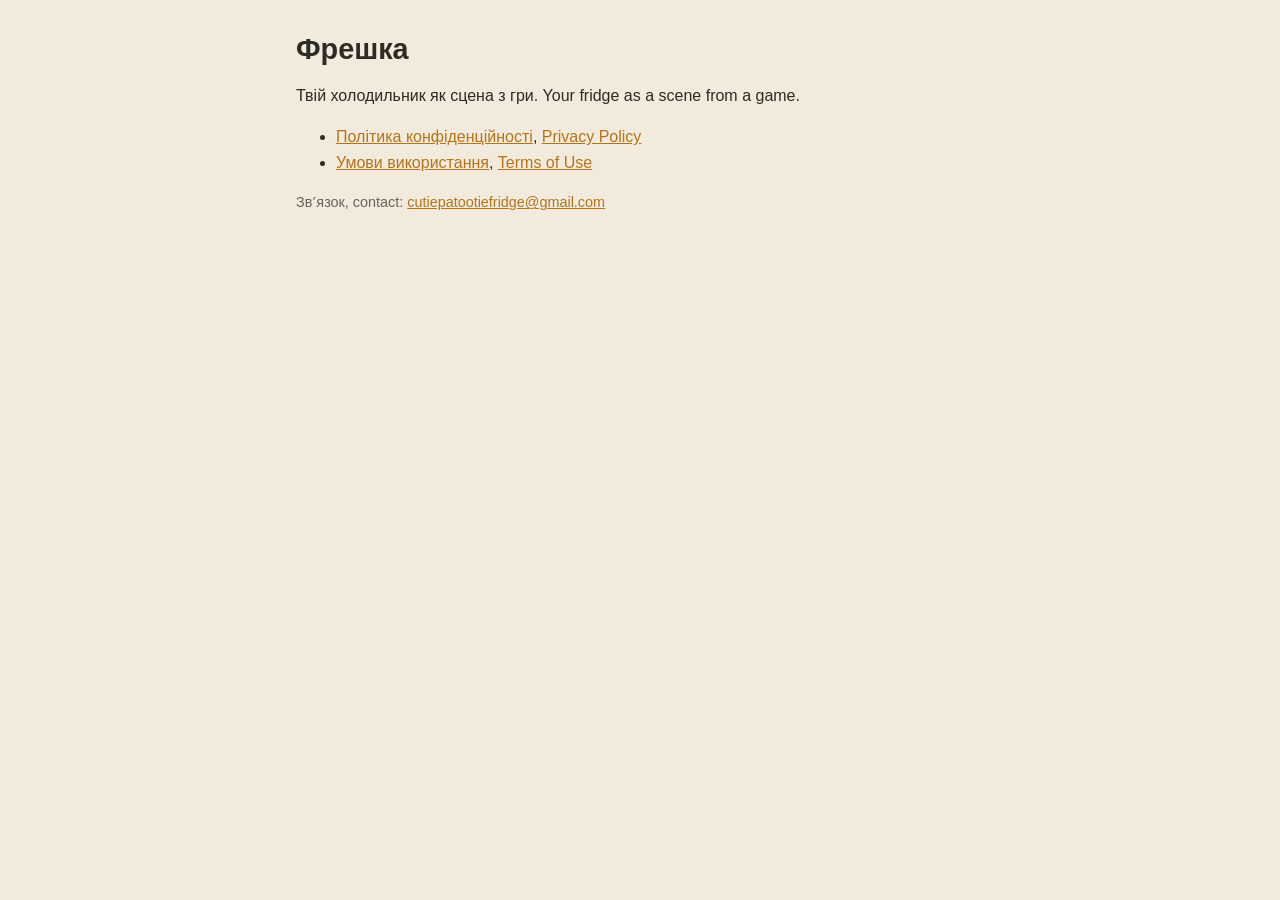
<file: index.html>
<!doctype html>
<html lang="uk"><head><meta charset="utf-8"><meta name="viewport" content="width=device-width,initial-scale=1">
<title>Фрешка, Freshka</title><link rel="stylesheet" href="style.css"></head>
<body><main>
<h1>Фрешка</h1>
<p>Твій холодильник як сцена з гри. Your fridge as a scene from a game.</p>
<ul>
<li><a href="privacy.html">Політика конфіденційності</a>, <a href="privacy.html#en">Privacy Policy</a></li>
<li><a href="terms.html">Умови використання</a>, <a href="terms.html#en">Terms of Use</a></li>
</ul>
<p class="muted">Звʼязок, contact: <a href="mailto:cutiepatootiefridge@gmail.com">cutiepatootiefridge@gmail.com</a></p>
</main></body></html>
</file>
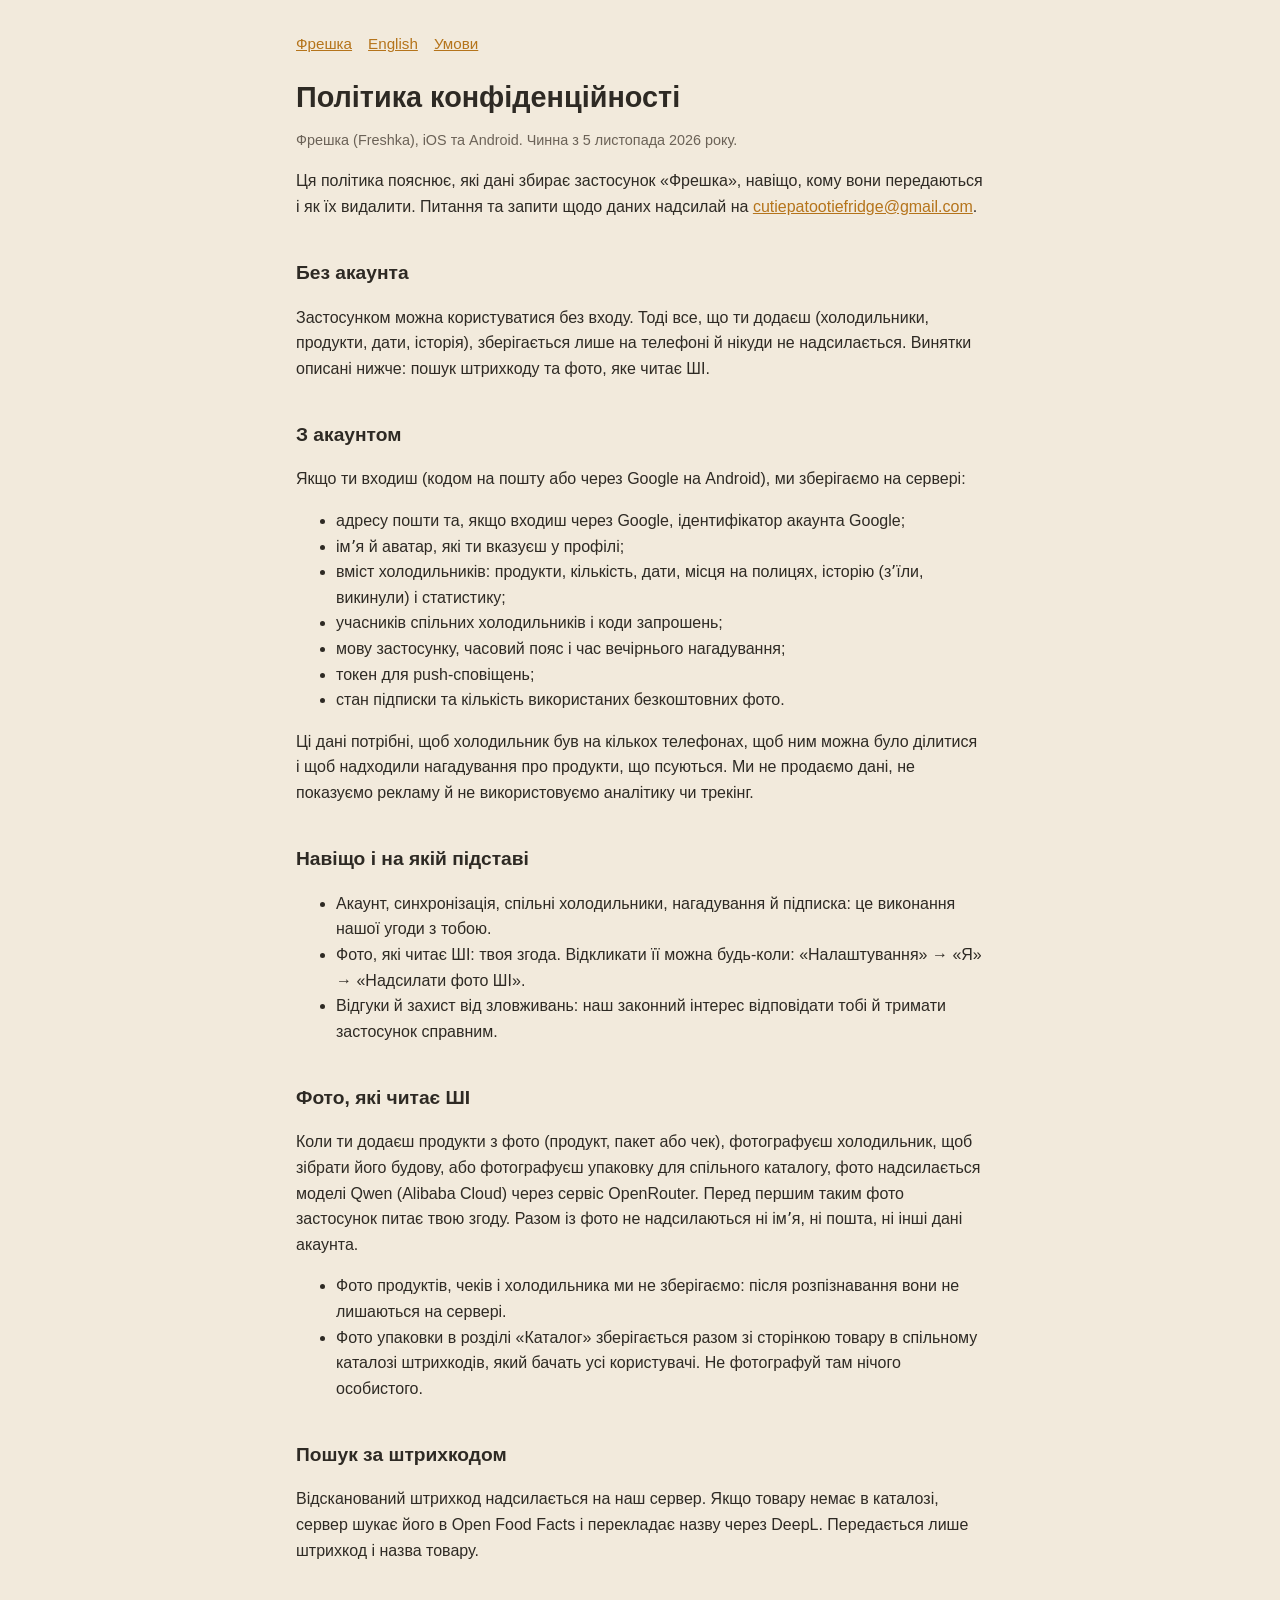
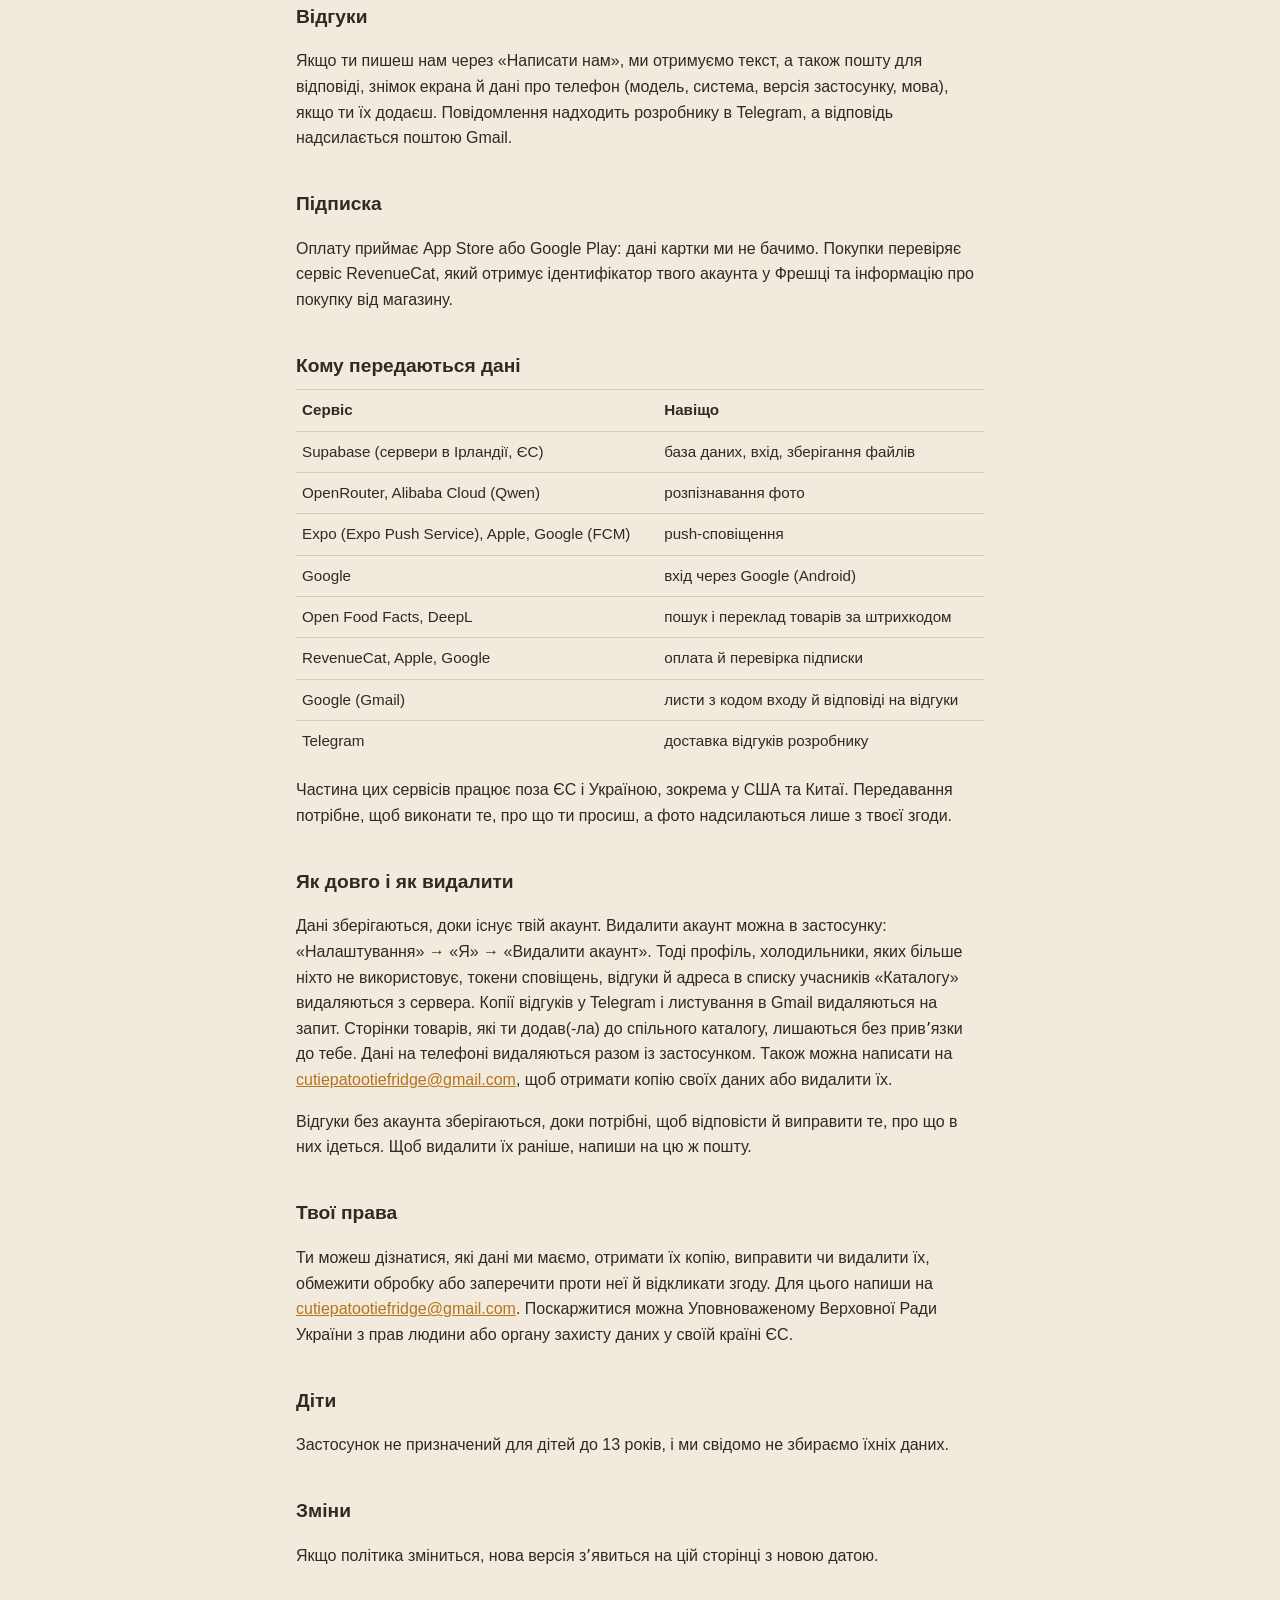
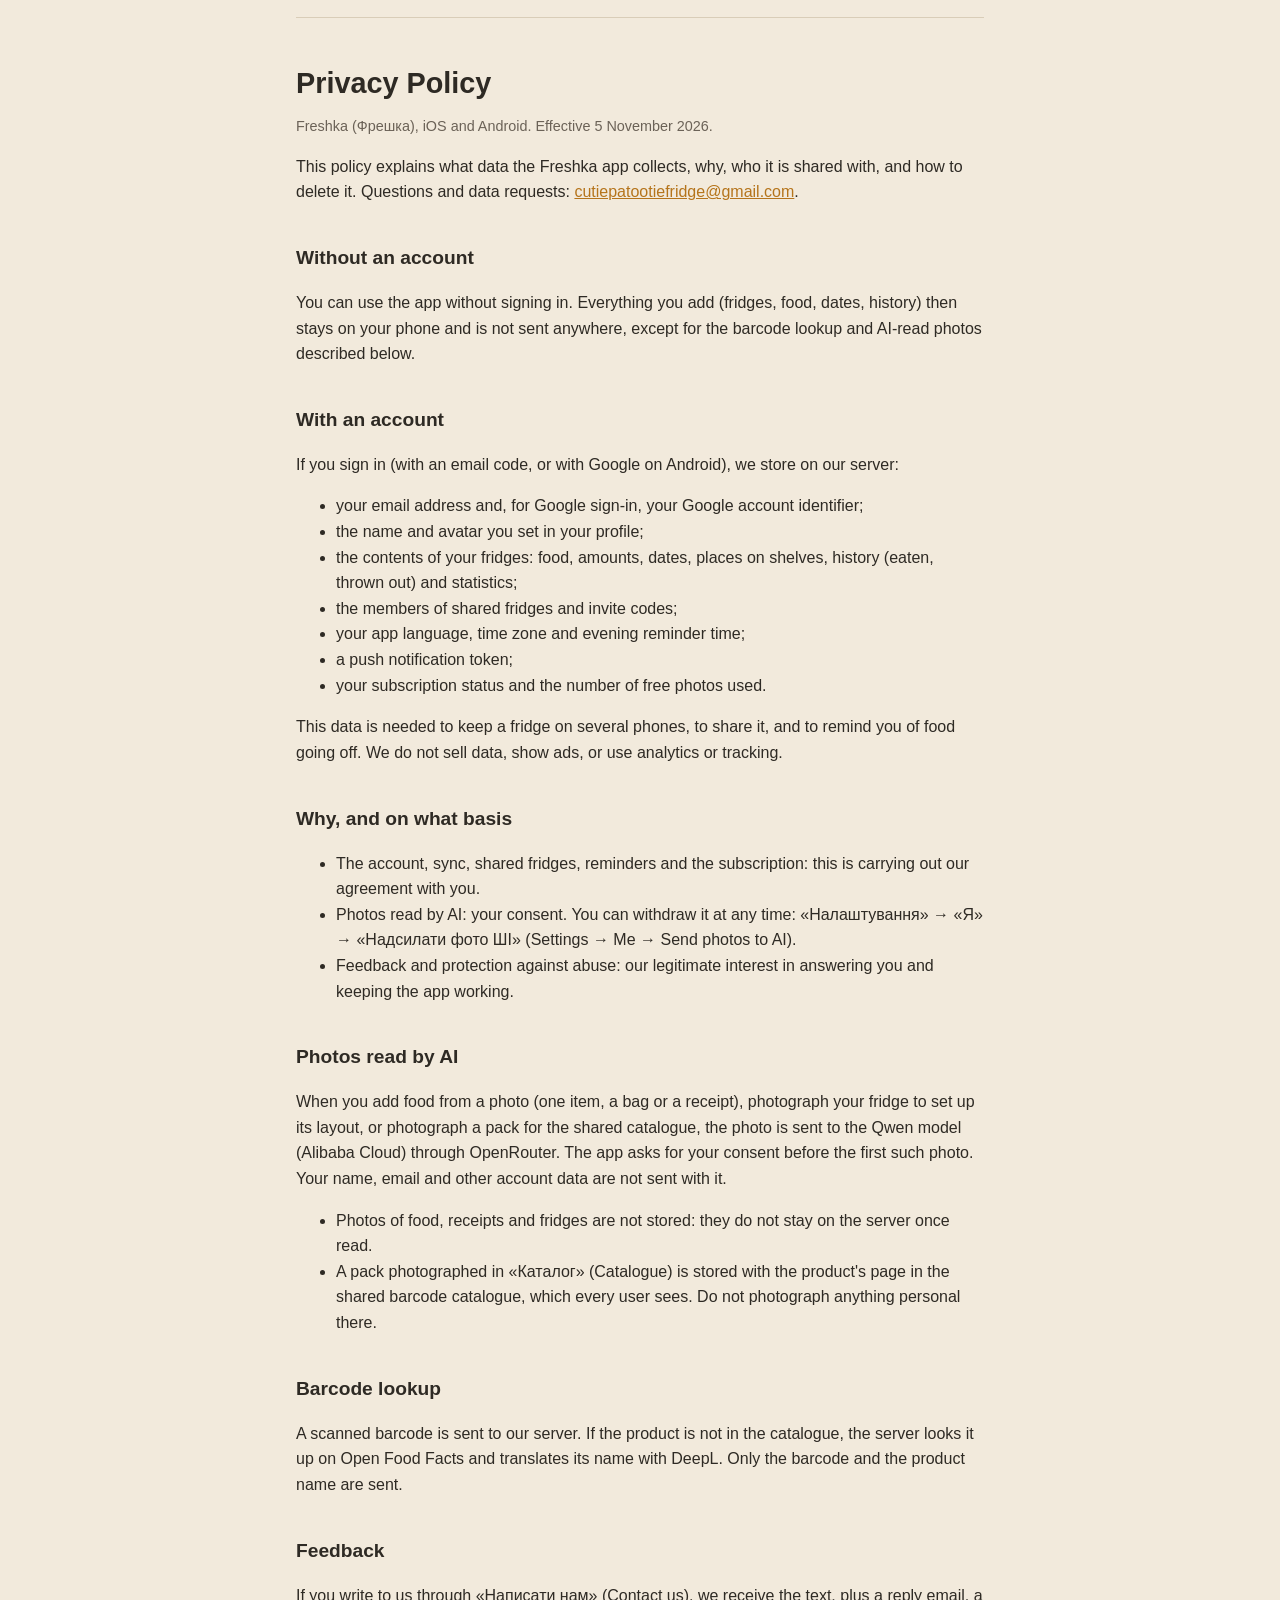
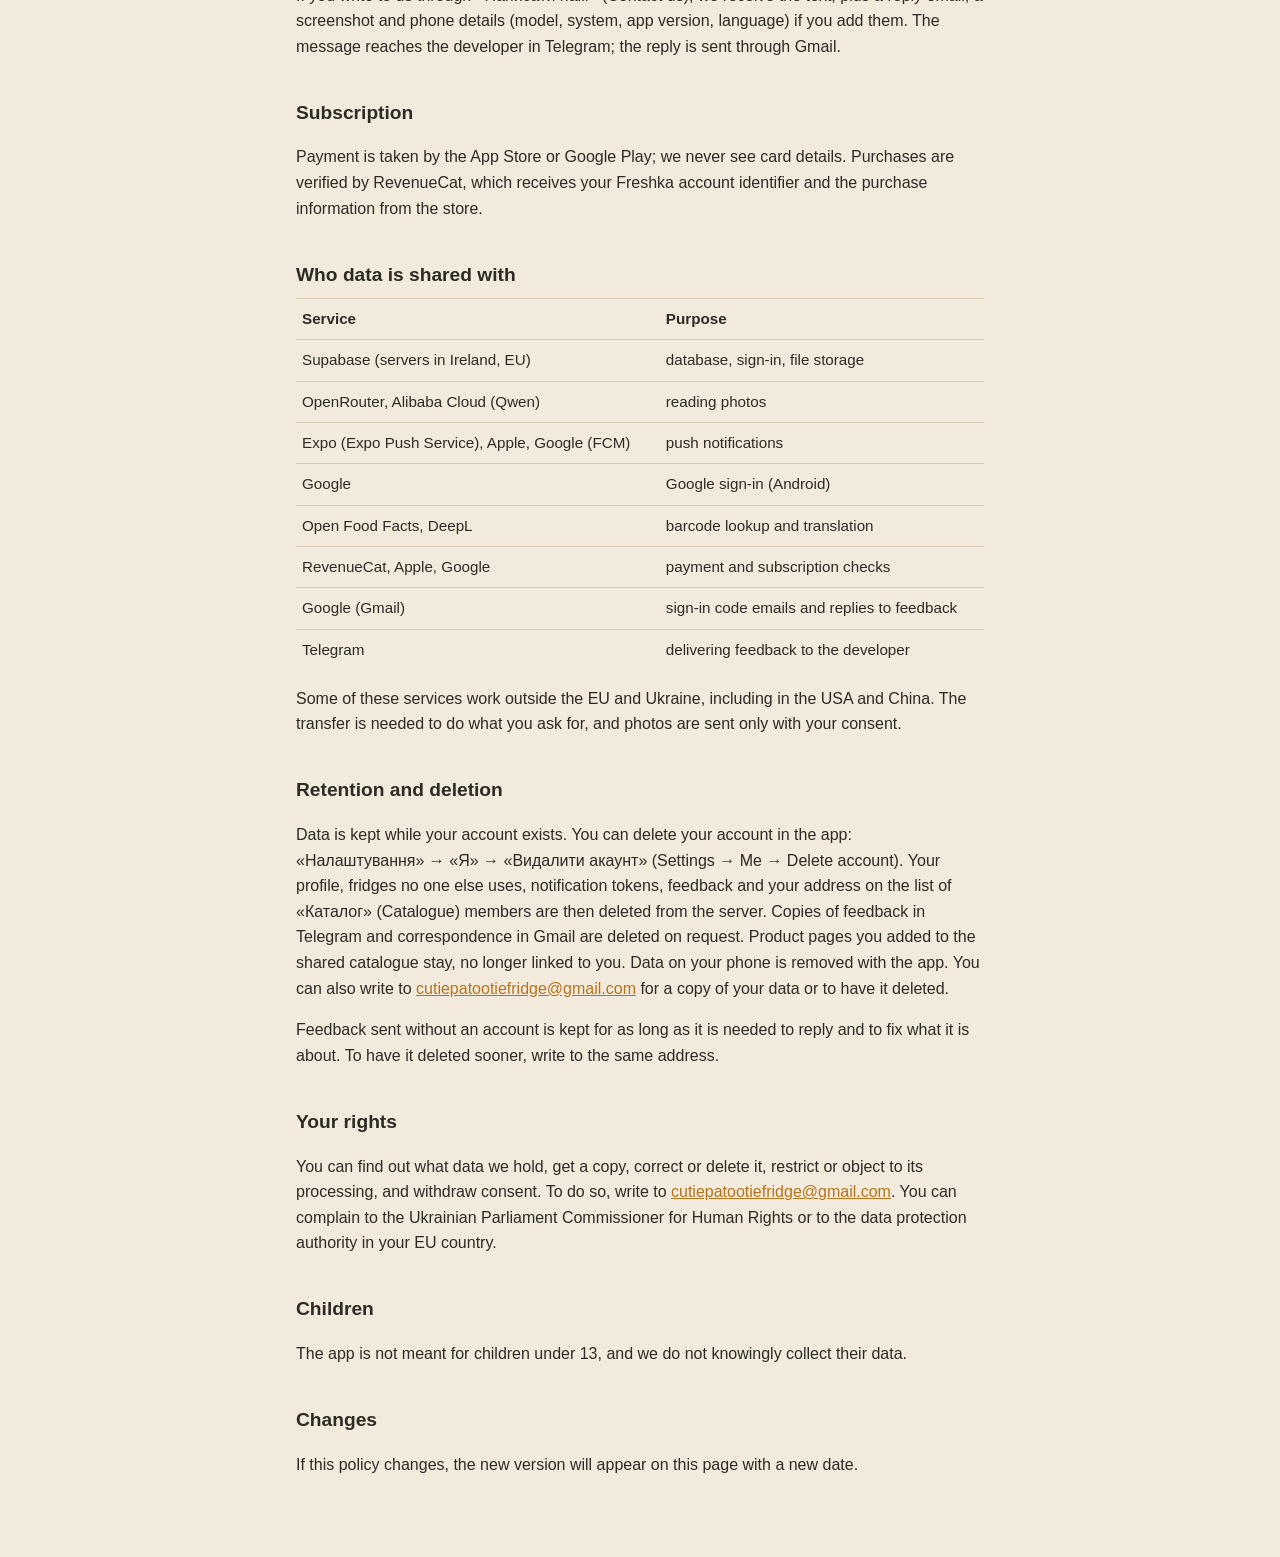
<file: privacy.html>
<!doctype html>
<html lang="uk"><head><meta charset="utf-8"><meta name="viewport" content="width=device-width,initial-scale=1">
<title>Політика конфіденційності, Privacy Policy</title><link rel="stylesheet" href="style.css"></head>
<body><main>
<nav><a href="index.html">Фрешка</a><a href="#en">English</a><a href="terms.html">Умови</a></nav>

<h1>Політика конфіденційності</h1>
<p class="muted">Фрешка (Freshka), iOS та Android. Чинна з 5 листопада 2026 року.</p>

<p>Ця політика пояснює, які дані збирає застосунок «Фрешка», навіщо, кому вони передаються і як їх видалити. Питання та запити щодо даних надсилай на <a href="mailto:cutiepatootiefridge@gmail.com">cutiepatootiefridge@gmail.com</a>.</p>

<h2>Без акаунта</h2>
<p>Застосунком можна користуватися без входу. Тоді все, що ти додаєш (холодильники, продукти, дати, історія), зберігається лише на телефоні й нікуди не надсилається. Винятки описані нижче: пошук штрихкоду та фото, яке читає ШІ.</p>

<h2>З акаунтом</h2>
<p>Якщо ти входиш (кодом на пошту або через Google на Android), ми зберігаємо на сервері:</p>
<ul>
<li>адресу пошти та, якщо входиш через Google, ідентифікатор акаунта Google;</li>
<li>імʼя й аватар, які ти вказуєш у профілі;</li>
<li>вміст холодильників: продукти, кількість, дати, місця на полицях, історію (зʼїли, викинули) і статистику;</li>
<li>учасників спільних холодильників і коди запрошень;</li>
<li>мову застосунку, часовий пояс і час вечірнього нагадування;</li>
<li>токен для push-сповіщень;</li>
<li>стан підписки та кількість використаних безкоштовних фото.</li>
</ul>
<p>Ці дані потрібні, щоб холодильник був на кількох телефонах, щоб ним можна було ділитися і щоб надходили нагадування про продукти, що псуються. Ми не продаємо дані, не показуємо рекламу й не використовуємо аналітику чи трекінг.</p>

<h2>Навіщо і на якій підставі</h2>
<ul>
<li>Акаунт, синхронізація, спільні холодильники, нагадування й підписка: це виконання нашої угоди з тобою.</li>
<li>Фото, які читає ШІ: твоя згода. Відкликати її можна будь-коли: «Налаштування» → «Я» → «Надсилати фото ШІ».</li>
<li>Відгуки й захист від зловживань: наш законний інтерес відповідати тобі й тримати застосунок справним.</li>
</ul>

<h2>Фото, які читає ШІ</h2>
<p>Коли ти додаєш продукти з фото (продукт, пакет або чек), фотографуєш холодильник, щоб зібрати його будову, або фотографуєш упаковку для спільного каталогу, фото надсилається моделі Qwen (Alibaba Cloud) через сервіс OpenRouter. Перед першим таким фото застосунок питає твою згоду. Разом із фото не надсилаються ні імʼя, ні пошта, ні інші дані акаунта.</p>
<ul>
<li>Фото продуктів, чеків і холодильника ми не зберігаємо: після розпізнавання вони не лишаються на сервері.</li>
<li>Фото упаковки в розділі «Каталог» зберігається разом зі сторінкою товару в спільному каталозі штрихкодів, який бачать усі користувачі. Не фотографуй там нічого особистого.</li>
</ul>

<h2>Пошук за штрихкодом</h2>
<p>Відсканований штрихкод надсилається на наш сервер. Якщо товару немає в каталозі, сервер шукає його в Open Food Facts і перекладає назву через DeepL. Передається лише штрихкод і назва товару.</p>

<h2>Відгуки</h2>
<p>Якщо ти пишеш нам через «Написати нам», ми отримуємо текст, а також пошту для відповіді, знімок екрана й дані про телефон (модель, система, версія застосунку, мова), якщо ти їх додаєш. Повідомлення надходить розробнику в Telegram, а відповідь надсилається поштою Gmail.</p>

<h2>Підписка</h2>
<p>Оплату приймає App Store або Google Play: дані картки ми не бачимо. Покупки перевіряє сервіс RevenueCat, який отримує ідентифікатор твого акаунта у Фрешці та інформацію про покупку від магазину.</p>

<h2>Кому передаються дані</h2>
<table>
<tr><th>Сервіс</th><th>Навіщо</th></tr>
<tr><td>Supabase (сервери в Ірландії, ЄС)</td><td>база даних, вхід, зберігання файлів</td></tr>
<tr><td>OpenRouter, Alibaba Cloud (Qwen)</td><td>розпізнавання фото</td></tr>
<tr><td>Expo (Expo Push Service), Apple, Google (FCM)</td><td>push-сповіщення</td></tr>
<tr><td>Google</td><td>вхід через Google (Android)</td></tr>
<tr><td>Open Food Facts, DeepL</td><td>пошук і переклад товарів за штрихкодом</td></tr>
<tr><td>RevenueCat, Apple, Google</td><td>оплата й перевірка підписки</td></tr>
<tr><td>Google (Gmail)</td><td>листи з кодом входу й відповіді на відгуки</td></tr>
<tr><td>Telegram</td><td>доставка відгуків розробнику</td></tr>
</table>
<p>Частина цих сервісів працює поза ЄС і Україною, зокрема у США та Китаї. Передавання потрібне, щоб виконати те, про що ти просиш, а фото надсилаються лише з твоєї згоди.</p>

<h2 id="delete">Як довго і як видалити</h2>
<p>Дані зберігаються, доки існує твій акаунт. Видалити акаунт можна в застосунку: «Налаштування» → «Я» → «Видалити акаунт». Тоді профіль, холодильники, яких більше ніхто не використовує, токени сповіщень, відгуки й адреса в списку учасників «Каталогу» видаляються з сервера. Копії відгуків у Telegram і листування в Gmail видаляються на запит. Сторінки товарів, які ти додав(-ла) до спільного каталогу, лишаються без привʼязки до тебе. Дані на телефоні видаляються разом із застосунком. Також можна написати на <a href="mailto:cutiepatootiefridge@gmail.com">cutiepatootiefridge@gmail.com</a>, щоб отримати копію своїх даних або видалити їх.</p>

<p>Відгуки без акаунта зберігаються, доки потрібні, щоб відповісти й виправити те, про що в них ідеться. Щоб видалити їх раніше, напиши на цю ж пошту.</p>

<h2>Твої права</h2>
<p>Ти можеш дізнатися, які дані ми маємо, отримати їх копію, виправити чи видалити їх, обмежити обробку або заперечити проти неї й відкликати згоду. Для цього напиши на <a href="mailto:cutiepatootiefridge@gmail.com">cutiepatootiefridge@gmail.com</a>. Поскаржитися можна Уповноваженому Верховної Ради України з прав людини або органу захисту даних у своїй країні ЄС.</p>

<h2>Діти</h2>
<p>Застосунок не призначений для дітей до 13 років, і ми свідомо не збираємо їхніх даних.</p>

<h2>Зміни</h2>
<p>Якщо політика зміниться, нова версія зʼявиться на цій сторінці з новою датою.</p>

<hr>

<h1 id="en">Privacy Policy</h1>
<p class="muted">Freshka (Фрешка), iOS and Android. Effective 5 November 2026.</p>

<p>This policy explains what data the Freshka app collects, why, who it is shared with, and how to delete it. Questions and data requests: <a href="mailto:cutiepatootiefridge@gmail.com">cutiepatootiefridge@gmail.com</a>.</p>

<h2>Without an account</h2>
<p>You can use the app without signing in. Everything you add (fridges, food, dates, history) then stays on your phone and is not sent anywhere, except for the barcode lookup and AI-read photos described below.</p>

<h2>With an account</h2>
<p>If you sign in (with an email code, or with Google on Android), we store on our server:</p>
<ul>
<li>your email address and, for Google sign-in, your Google account identifier;</li>
<li>the name and avatar you set in your profile;</li>
<li>the contents of your fridges: food, amounts, dates, places on shelves, history (eaten, thrown out) and statistics;</li>
<li>the members of shared fridges and invite codes;</li>
<li>your app language, time zone and evening reminder time;</li>
<li>a push notification token;</li>
<li>your subscription status and the number of free photos used.</li>
</ul>
<p>This data is needed to keep a fridge on several phones, to share it, and to remind you of food going off. We do not sell data, show ads, or use analytics or tracking.</p>

<h2>Why, and on what basis</h2>
<ul>
<li>The account, sync, shared fridges, reminders and the subscription: this is carrying out our agreement with you.</li>
<li>Photos read by AI: your consent. You can withdraw it at any time: «Налаштування» → «Я» → «Надсилати фото ШІ» (Settings → Me → Send photos to AI).</li>
<li>Feedback and protection against abuse: our legitimate interest in answering you and keeping the app working.</li>
</ul>

<h2>Photos read by AI</h2>
<p>When you add food from a photo (one item, a bag or a receipt), photograph your fridge to set up its layout, or photograph a pack for the shared catalogue, the photo is sent to the Qwen model (Alibaba Cloud) through OpenRouter. The app asks for your consent before the first such photo. Your name, email and other account data are not sent with it.</p>
<ul>
<li>Photos of food, receipts and fridges are not stored: they do not stay on the server once read.</li>
<li>A pack photographed in «Каталог» (Catalogue) is stored with the product's page in the shared barcode catalogue, which every user sees. Do not photograph anything personal there.</li>
</ul>

<h2>Barcode lookup</h2>
<p>A scanned barcode is sent to our server. If the product is not in the catalogue, the server looks it up on Open Food Facts and translates its name with DeepL. Only the barcode and the product name are sent.</p>

<h2>Feedback</h2>
<p>If you write to us through «Написати нам» (Contact us), we receive the text, plus a reply email, a screenshot and phone details (model, system, app version, language) if you add them. The message reaches the developer in Telegram; the reply is sent through Gmail.</p>

<h2>Subscription</h2>
<p>Payment is taken by the App Store or Google Play; we never see card details. Purchases are verified by RevenueCat, which receives your Freshka account identifier and the purchase information from the store.</p>

<h2>Who data is shared with</h2>
<table>
<tr><th>Service</th><th>Purpose</th></tr>
<tr><td>Supabase (servers in Ireland, EU)</td><td>database, sign-in, file storage</td></tr>
<tr><td>OpenRouter, Alibaba Cloud (Qwen)</td><td>reading photos</td></tr>
<tr><td>Expo (Expo Push Service), Apple, Google (FCM)</td><td>push notifications</td></tr>
<tr><td>Google</td><td>Google sign-in (Android)</td></tr>
<tr><td>Open Food Facts, DeepL</td><td>barcode lookup and translation</td></tr>
<tr><td>RevenueCat, Apple, Google</td><td>payment and subscription checks</td></tr>
<tr><td>Google (Gmail)</td><td>sign-in code emails and replies to feedback</td></tr>
<tr><td>Telegram</td><td>delivering feedback to the developer</td></tr>
</table>
<p>Some of these services work outside the EU and Ukraine, including in the USA and China. The transfer is needed to do what you ask for, and photos are sent only with your consent.</p>

<h2 id="delete-en">Retention and deletion</h2>
<p>Data is kept while your account exists. You can delete your account in the app: «Налаштування» → «Я» → «Видалити акаунт» (Settings → Me → Delete account). Your profile, fridges no one else uses, notification tokens, feedback and your address on the list of «Каталог» (Catalogue) members are then deleted from the server. Copies of feedback in Telegram and correspondence in Gmail are deleted on request. Product pages you added to the shared catalogue stay, no longer linked to you. Data on your phone is removed with the app. You can also write to <a href="mailto:cutiepatootiefridge@gmail.com">cutiepatootiefridge@gmail.com</a> for a copy of your data or to have it deleted.</p>

<p>Feedback sent without an account is kept for as long as it is needed to reply and to fix what it is about. To have it deleted sooner, write to the same address.</p>

<h2>Your rights</h2>
<p>You can find out what data we hold, get a copy, correct or delete it, restrict or object to its processing, and withdraw consent. To do so, write to <a href="mailto:cutiepatootiefridge@gmail.com">cutiepatootiefridge@gmail.com</a>. You can complain to the Ukrainian Parliament Commissioner for Human Rights or to the data protection authority in your EU country.</p>

<h2>Children</h2>
<p>The app is not meant for children under 13, and we do not knowingly collect their data.</p>

<h2>Changes</h2>
<p>If this policy changes, the new version will appear on this page with a new date.</p>
</main></body></html>
</file>
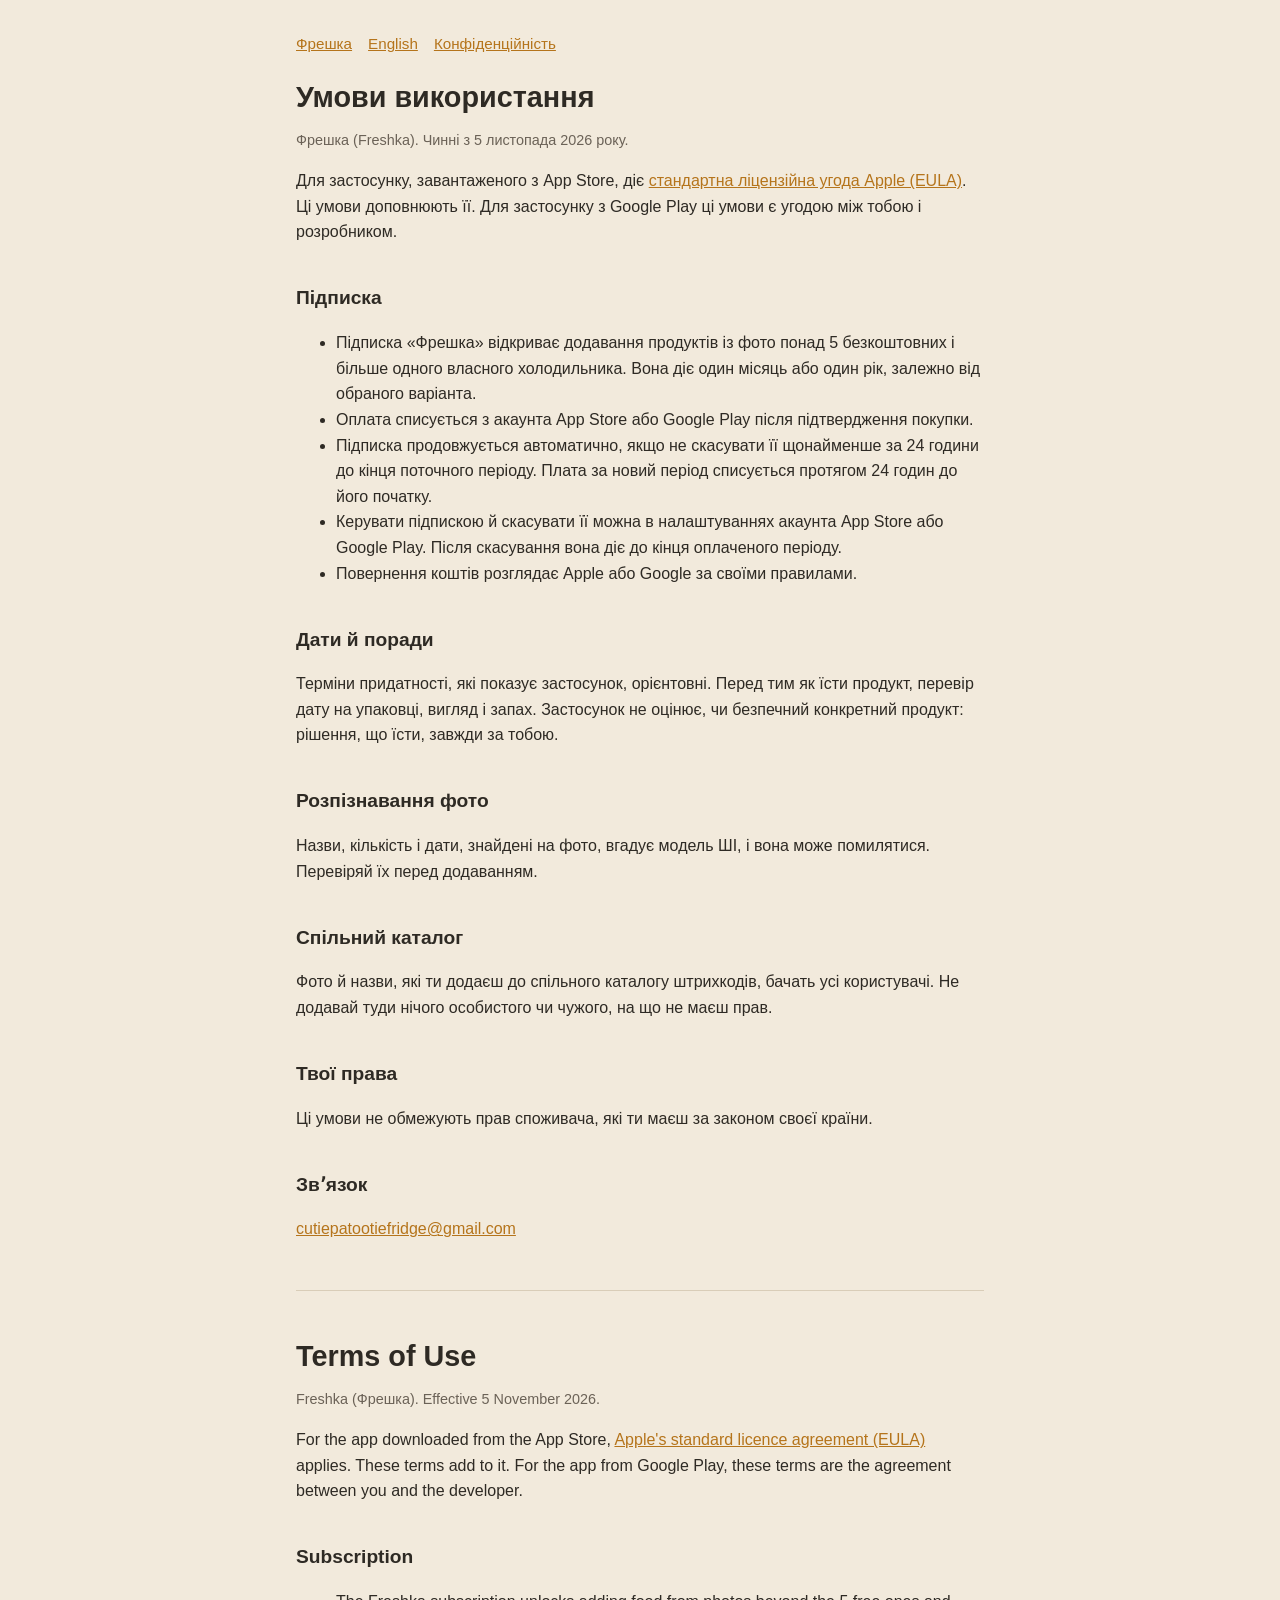
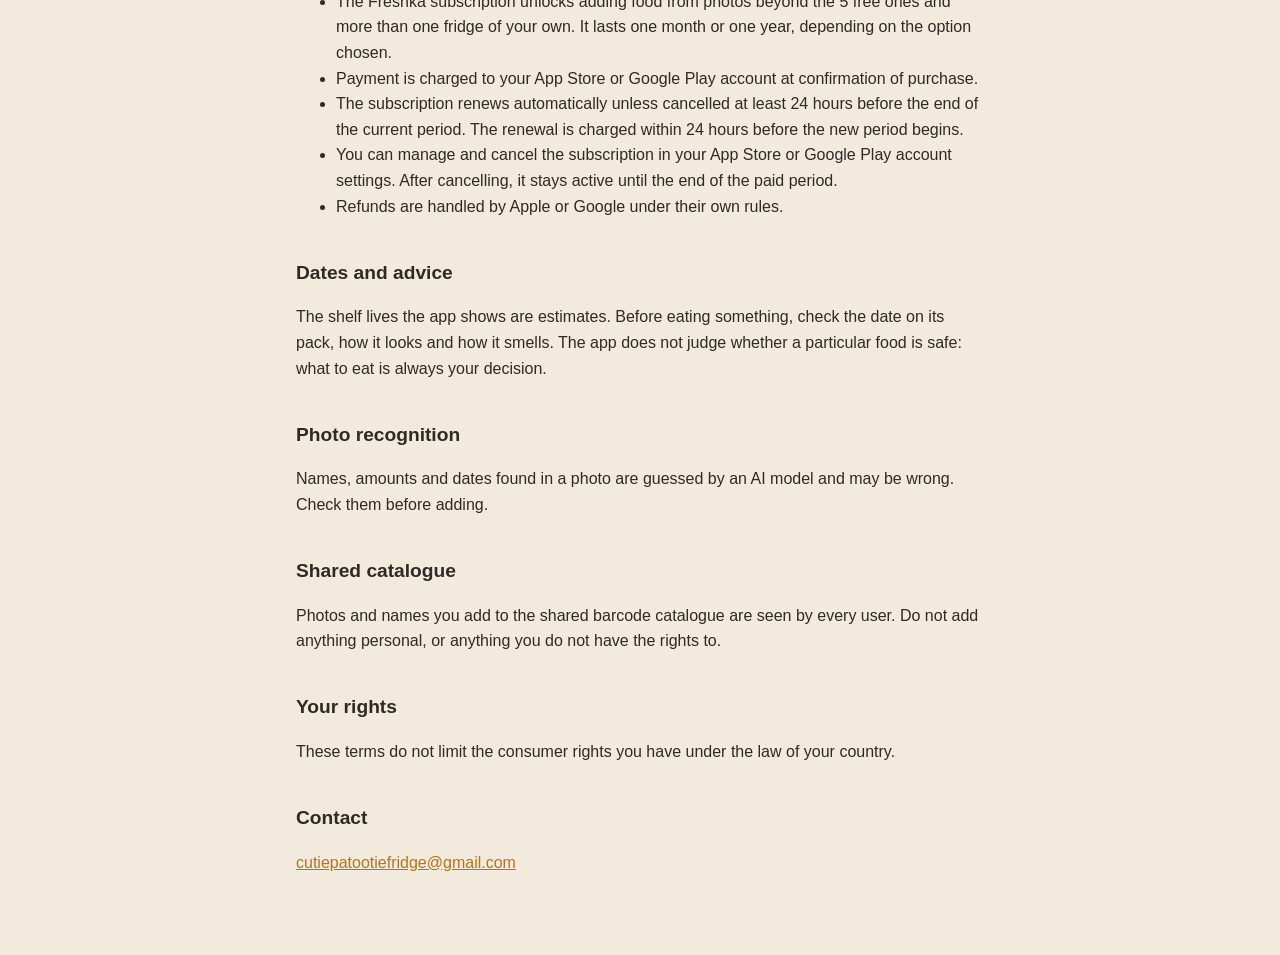
<file: terms.html>
<!doctype html>
<html lang="uk"><head><meta charset="utf-8"><meta name="viewport" content="width=device-width,initial-scale=1">
<title>Умови використання, Terms of Use</title><link rel="stylesheet" href="style.css"></head>
<body><main>
<nav><a href="index.html">Фрешка</a><a href="#en">English</a><a href="privacy.html">Конфіденційність</a></nav>

<h1>Умови використання</h1>
<p class="muted">Фрешка (Freshka). Чинні з 5 листопада 2026 року.</p>

<p>Для застосунку, завантаженого з App Store, діє <a href="https://www.apple.com/legal/internet-services/itunes/dev/stdeula/">стандартна ліцензійна угода Apple (EULA)</a>. Ці умови доповнюють її. Для застосунку з Google Play ці умови є угодою між тобою і розробником.</p>

<h2>Підписка</h2>
<ul>
<li>Підписка «Фрешка» відкриває додавання продуктів із фото понад 5 безкоштовних і більше одного власного холодильника. Вона діє один місяць або один рік, залежно від обраного варіанта.</li>
<li>Оплата списується з акаунта App Store або Google Play після підтвердження покупки.</li>
<li>Підписка продовжується автоматично, якщо не скасувати її щонайменше за 24 години до кінця поточного періоду. Плата за новий період списується протягом 24 годин до його початку.</li>
<li>Керувати підпискою й скасувати її можна в налаштуваннях акаунта App Store або Google Play. Після скасування вона діє до кінця оплаченого періоду.</li>
<li>Повернення коштів розглядає Apple або Google за своїми правилами.</li>
</ul>

<h2>Дати й поради</h2>
<p>Терміни придатності, які показує застосунок, орієнтовні. Перед тим як їсти продукт, перевір дату на упаковці, вигляд і запах. Застосунок не оцінює, чи безпечний конкретний продукт: рішення, що їсти, завжди за тобою.</p>

<h2>Розпізнавання фото</h2>
<p>Назви, кількість і дати, знайдені на фото, вгадує модель ШІ, і вона може помилятися. Перевіряй їх перед додаванням.</p>

<h2>Спільний каталог</h2>
<p>Фото й назви, які ти додаєш до спільного каталогу штрихкодів, бачать усі користувачі. Не додавай туди нічого особистого чи чужого, на що не маєш прав.</p>

<h2>Твої права</h2>
<p>Ці умови не обмежують прав споживача, які ти маєш за законом своєї країни.</p>

<h2>Звʼязок</h2>
<p><a href="mailto:cutiepatootiefridge@gmail.com">cutiepatootiefridge@gmail.com</a></p>

<hr>

<h1 id="en">Terms of Use</h1>
<p class="muted">Freshka (Фрешка). Effective 5 November 2026.</p>

<p>For the app downloaded from the App Store, <a href="https://www.apple.com/legal/internet-services/itunes/dev/stdeula/">Apple's standard licence agreement (EULA)</a> applies. These terms add to it. For the app from Google Play, these terms are the agreement between you and the developer.</p>

<h2>Subscription</h2>
<ul>
<li>The Freshka subscription unlocks adding food from photos beyond the 5 free ones and more than one fridge of your own. It lasts one month or one year, depending on the option chosen.</li>
<li>Payment is charged to your App Store or Google Play account at confirmation of purchase.</li>
<li>The subscription renews automatically unless cancelled at least 24 hours before the end of the current period. The renewal is charged within 24 hours before the new period begins.</li>
<li>You can manage and cancel the subscription in your App Store or Google Play account settings. After cancelling, it stays active until the end of the paid period.</li>
<li>Refunds are handled by Apple or Google under their own rules.</li>
</ul>

<h2>Dates and advice</h2>
<p>The shelf lives the app shows are estimates. Before eating something, check the date on its pack, how it looks and how it smells. The app does not judge whether a particular food is safe: what to eat is always your decision.</p>

<h2>Photo recognition</h2>
<p>Names, amounts and dates found in a photo are guessed by an AI model and may be wrong. Check them before adding.</p>

<h2>Shared catalogue</h2>
<p>Photos and names you add to the shared barcode catalogue are seen by every user. Do not add anything personal, or anything you do not have the rights to.</p>

<h2>Your rights</h2>
<p>These terms do not limit the consumer rights you have under the law of your country.</p>

<h2>Contact</h2>
<p><a href="mailto:cutiepatootiefridge@gmail.com">cutiepatootiefridge@gmail.com</a></p>
</main></body></html>
</file>
<file: style.css>
:root{--bg:#F2EADC;--text:#2E2A24;--muted:#6B6257;--accent:#B5741B;--line:#D9CDB8}
@media (prefers-color-scheme:dark){:root{--bg:#1F1C18;--text:#EDE6DA;--muted:#B3A898;--accent:#E9A23B;--line:#3A342C}}
*{box-sizing:border-box}
body{margin:0;background:var(--bg);color:var(--text);font:16px/1.6 -apple-system,BlinkMacSystemFont,"Segoe UI",Roboto,sans-serif}
main{max-width:720px;margin:0 auto;padding:32px 16px 64px}
h1{font-size:1.8rem;line-height:1.2;margin:0 0 4px}
h2{font-size:1.2rem;margin:2em 0 .4em}
p,li{color:var(--text)}
.muted{color:var(--muted);font-size:.9rem}
a{color:var(--accent)}
nav{display:flex;gap:16px;margin-bottom:24px;font-size:.95rem}
hr{border:0;border-top:1px solid var(--line);margin:48px 0}
table{border-collapse:collapse;width:100%;font-size:.95rem}
td,th{border-top:1px solid var(--line);padding:8px 6px;text-align:left;vertical-align:top}
</file>
